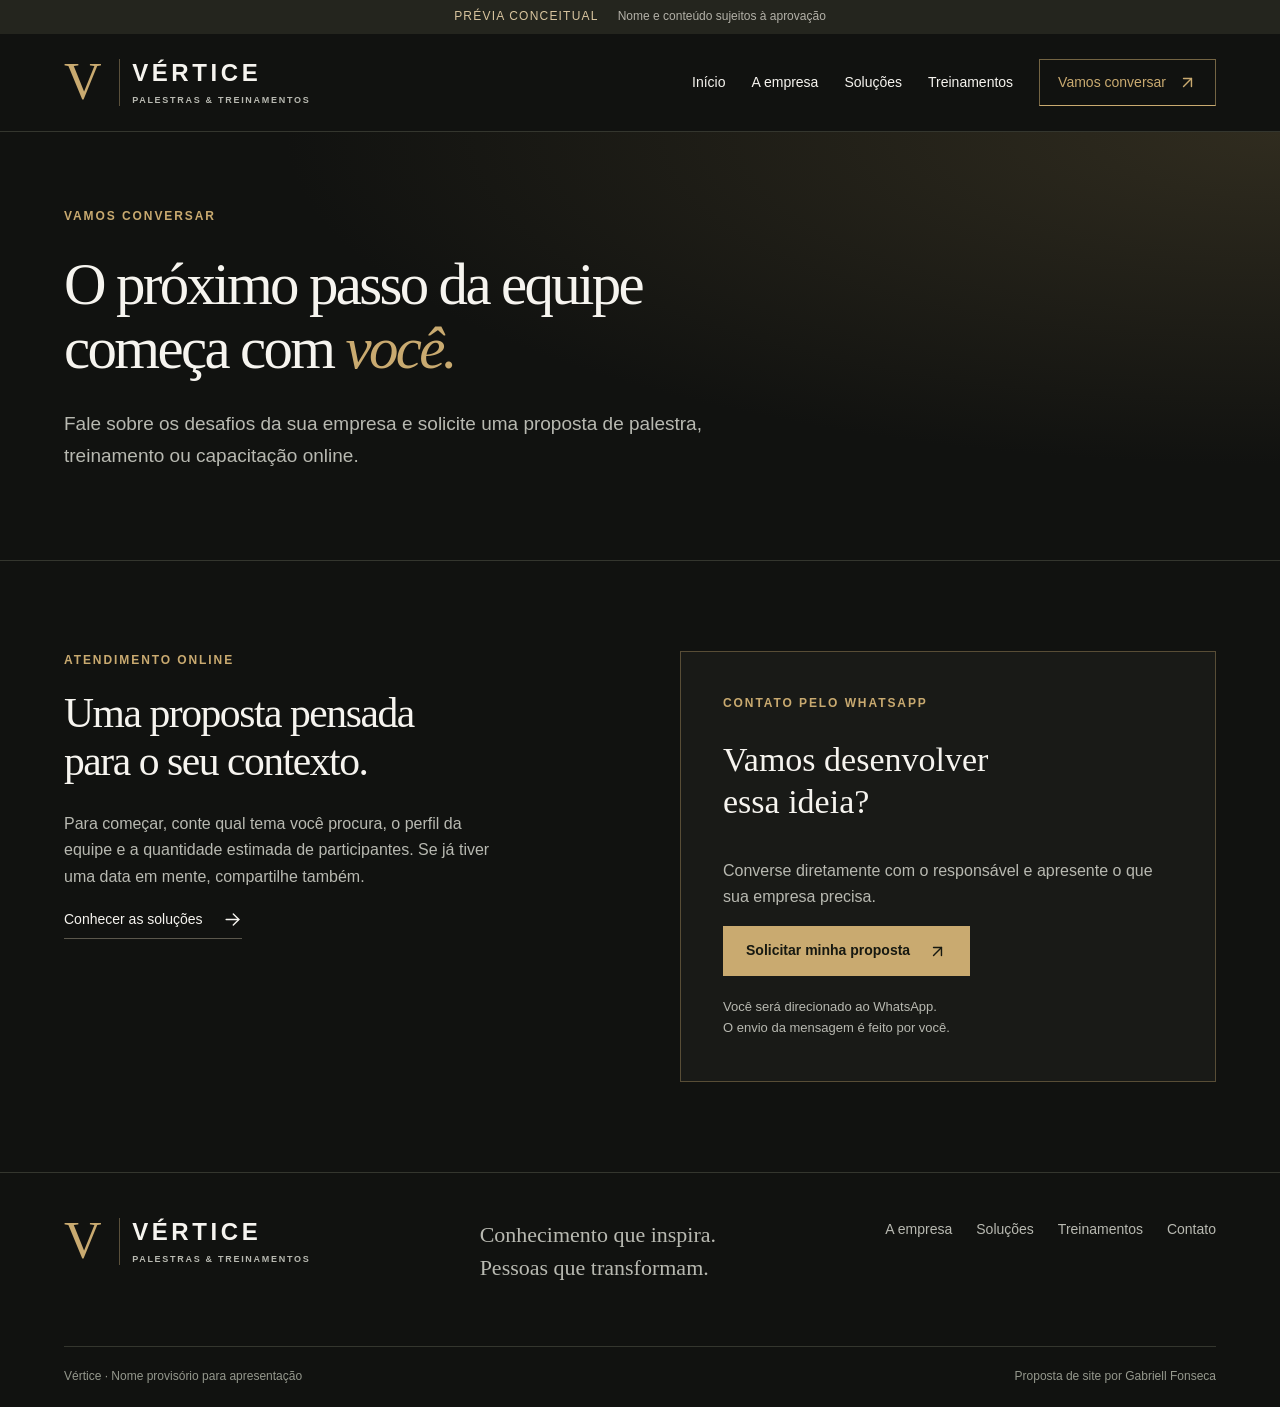
<file: contato.html>
<!DOCTYPE html>
<html lang="pt-BR">

<head>
  <meta charset="UTF-8">
  <meta name="viewport" content="width=device-width, initial-scale=1.0">

  <meta name="description" content="Solicite uma proposta de palestra, treinamento ou capacitação corporativa online.">
  <meta name="theme-color" content="#111210">
  <meta name="robots" content="noindex, nofollow">

  <title>Solicite uma proposta | Vértice</title>

  <link rel="stylesheet" href="style.css">
  <script src="script.js" defer></script>
</head>

<body data-pagina="contato">
  <a class="skip" href="#conteudo">Pular para o conteúdo</a>

  <div id="cabecalho"></div>

  <main id="conteudo">
    <section class="page-intro">
      <span class="eyebrow">Vamos conversar</span>

      <h1>
        O próximo passo da equipe<br>
        começa com <em>você.</em>
      </h1>

      <p>
        Fale sobre os desafios da sua empresa e solicite uma proposta
        de palestra, treinamento ou capacitação online.
      </p>
    </section>

    <section class="section contact-grid">
      <div>
        <span class="eyebrow">Atendimento online</span>

        <h2>
          Uma proposta pensada<br>
          para o seu contexto.
        </h2>

        <p id="tema-selecionado">
          Para começar, conte qual tema você procura, o perfil da equipe
          e a quantidade estimada de participantes. Se já tiver uma
          data em mente, compartilhe também.
        </p>

        <a class="text-link" href="solucoes.html">
          Conhecer as soluções
          <span aria-hidden="true">→</span>
        </a>
      </div>

      <aside class="contact-panel">
        <span class="eyebrow">Contato pelo WhatsApp</span>

        <h3>
          Vamos desenvolver<br>
          essa ideia?
        </h3>

        <p>
          Converse diretamente com o responsável e apresente
          o que sua empresa precisa.
        </p>

        <a id="whatsapp-contato" class="button gold" href="https://wa.me/5547974003572" data-whatsapp>
          Solicitar minha proposta
          <span aria-hidden="true">↗</span>
        </a>

        <p class="contact-hint">
          Você será direcionado ao WhatsApp.<br>
          O envio da mensagem é feito por você.
        </p>
      </aside>
    </section>
  </main>

  <div id="rodape"></div>
</body>

</html>
</file>
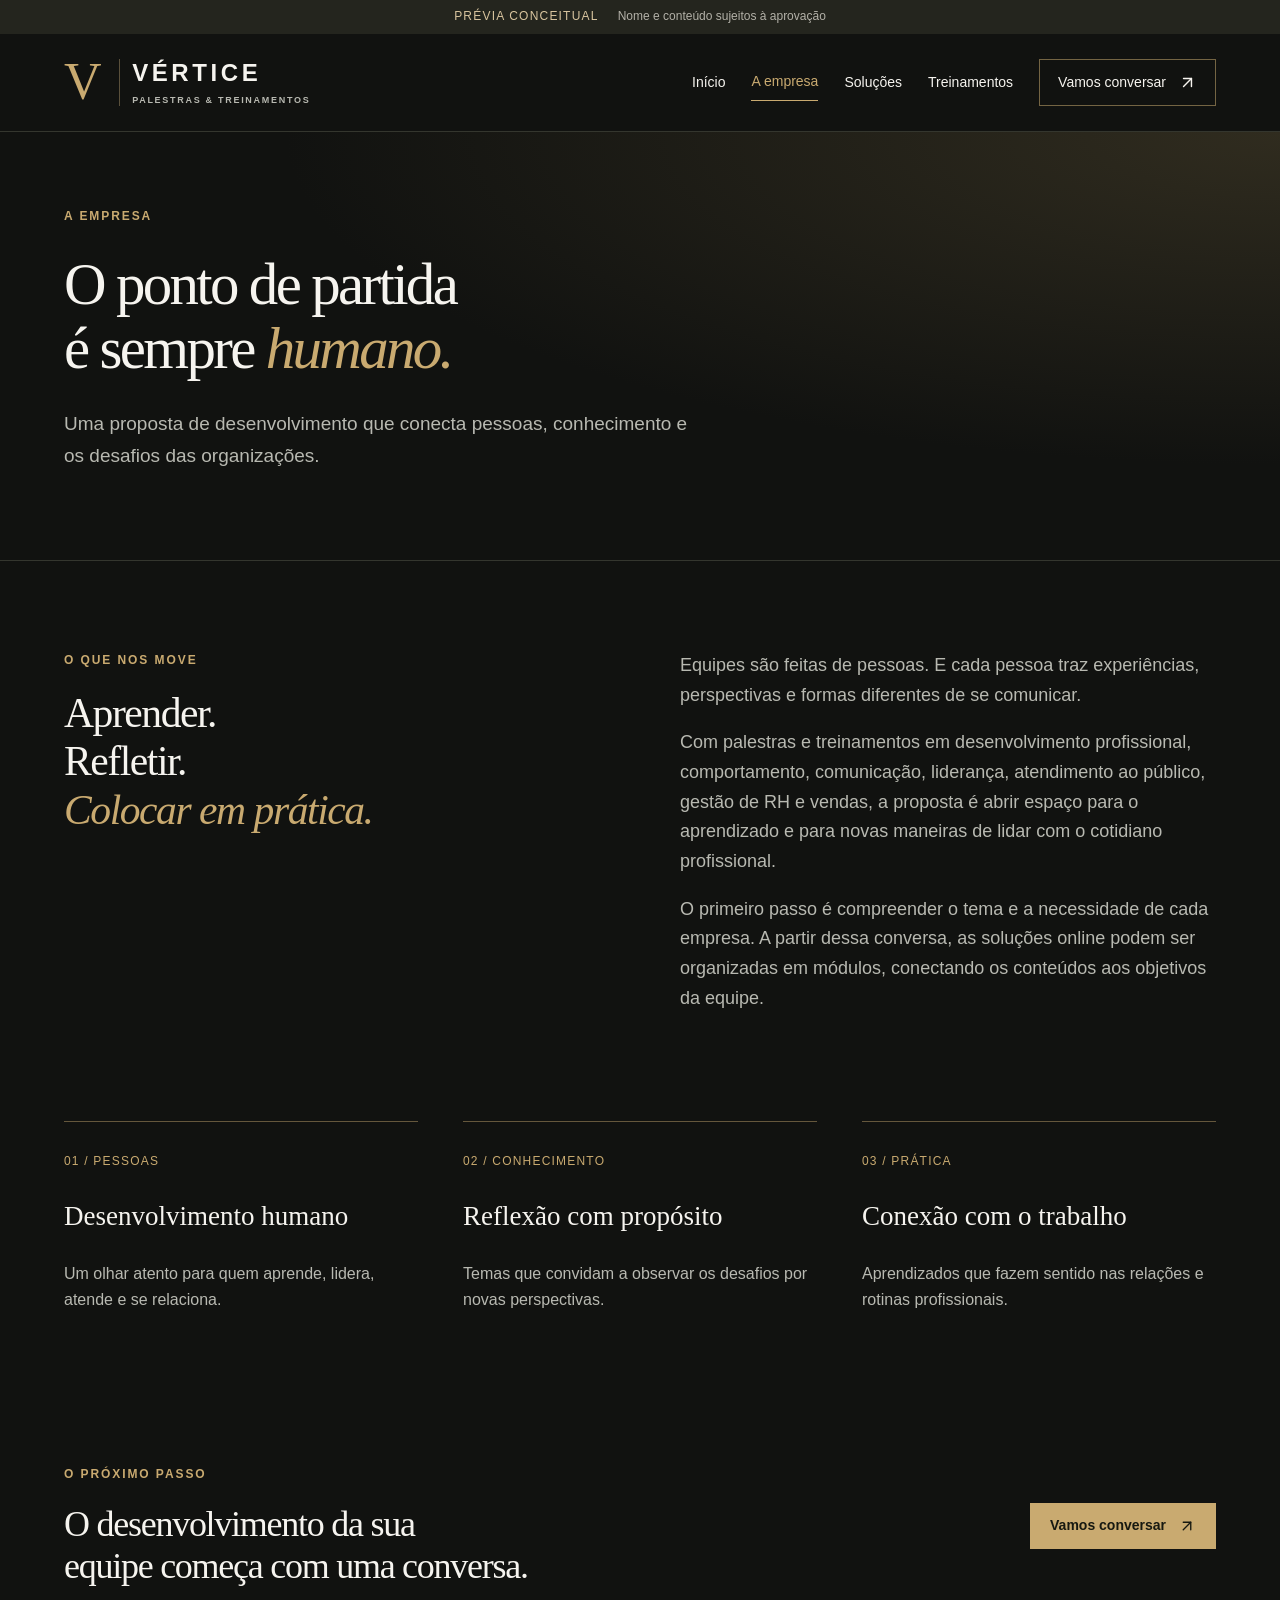
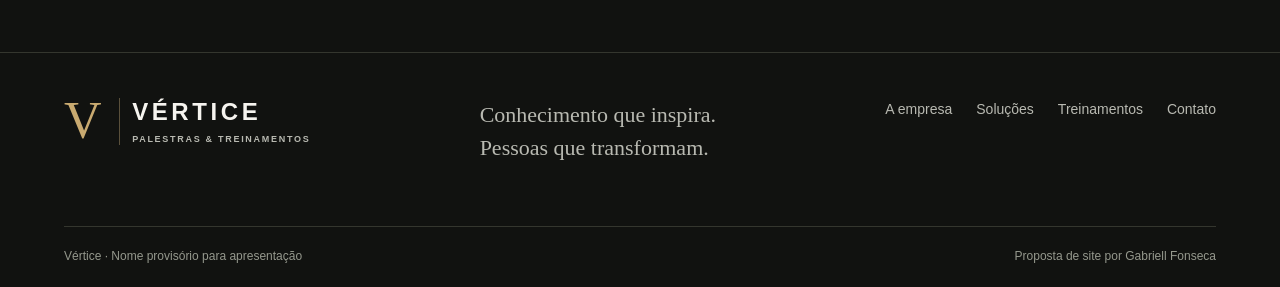
<file: empresa.html>
<!DOCTYPE html>
<html lang="pt-BR">

<head>
  <meta charset="UTF-8">
  <meta name="viewport" content="width=device-width, initial-scale=1.0">

  <meta name="description" content="Conheça a proposta da Vértice para o desenvolvimento de pessoas e equipes.">
  <meta name="theme-color" content="#111210">
  <meta name="robots" content="noindex, nofollow">

  <title>A empresa | Vértice</title>

  <link rel="stylesheet" href="style.css">
  <script src="script.js" defer></script>
</head>

<body data-pagina="empresa">
  <a class="skip" href="#conteudo">Pular para o conteúdo</a>

  <div id="cabecalho"></div>

  <main id="conteudo">
    <section class="page-intro">
      <span class="eyebrow">A empresa</span>

      <h1>
        O ponto de partida<br>
        é sempre <em>humano.</em>
      </h1>

      <p>
        Uma proposta de desenvolvimento que conecta pessoas,
        conhecimento e os desafios das organizações.
      </p>
    </section>

    <section class="section company-grid">
      <div>
        <span class="eyebrow">O que nos move</span>

        <h2>
          Aprender.<br>
          Refletir.<br>
          <em>Colocar em prática.</em>
        </h2>
      </div>

      <div class="prose">
        <p>
          Equipes são feitas de pessoas. E cada pessoa traz experiências,
          perspectivas e formas diferentes de se comunicar.
        </p>

        <p>
          Com palestras e treinamentos em desenvolvimento profissional,
          comportamento, comunicação, liderança, atendimento ao público,
          gestão de RH e vendas, a proposta é abrir espaço para o
          aprendizado e para novas maneiras de lidar com o cotidiano
          profissional.
        </p>

        <p>
          O primeiro passo é compreender o tema e a necessidade de cada
          empresa. A partir dessa conversa, as soluções online podem
          ser organizadas em módulos, conectando os conteúdos aos
          objetivos da equipe.
        </p>
      </div>
    </section>

    <section class="principles" aria-label="Princípios da empresa">
      <article>
        <span>01 / Pessoas</span>
        <h3>Desenvolvimento humano</h3>

        <p>
          Um olhar atento para quem aprende, lidera, atende
          e se relaciona.
        </p>
      </article>

      <article>
        <span>02 / Conhecimento</span>
        <h3>Reflexão com propósito</h3>

        <p>
          Temas que convidam a observar os desafios por
          novas perspectivas.
        </p>
      </article>

      <article>
        <span>03 / Prática</span>
        <h3>Conexão com o trabalho</h3>

        <p>
          Aprendizados que fazem sentido nas relações
          e rotinas profissionais.
        </p>
      </article>
    </section>

    <div data-cta></div>
  </main>

  <div id="rodape"></div>
</body>

</html>
</file>
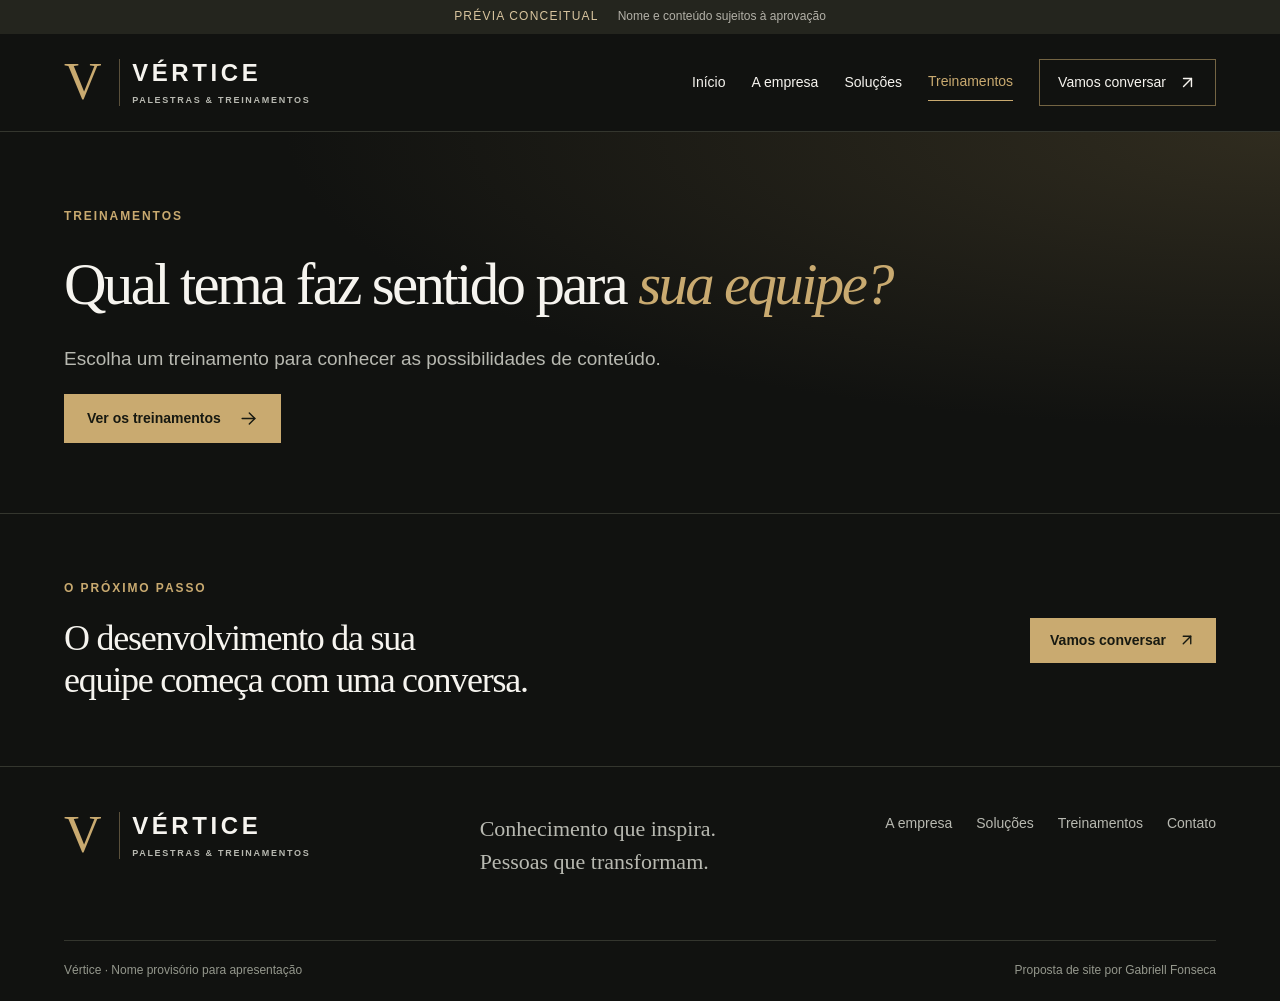
<file: treinamento.html>
<!DOCTYPE html>
<html lang="pt-BR">

<head>
  <meta charset="UTF-8">
  <meta name="viewport" content="width=device-width, initial-scale=1.0">

  <meta name="description" content="Conheça os conteúdos dos treinamentos corporativos online da Vértice.">
  <meta name="theme-color" content="#111210">
  <meta name="robots" content="noindex, nofollow">

  <title>Detalhes do treinamento | Vértice</title>

  <link rel="stylesheet" href="style.css">
  <script src="script.js" defer></script>
</head>

<body data-pagina="treinamentos">
  <a class="skip" href="#conteudo">Pular para o conteúdo</a>

  <div id="cabecalho"></div>

  <main id="conteudo">
    <div id="detalhe-treinamento"></div>
    <div data-cta></div>

    <noscript>
      <section class="section">
        <h1>Detalhes do treinamento</h1>
        <p>Ative o JavaScript para visualizar o conteúdo deste tema.</p>
        <a class="button gold" href="contato.html">Fale com a empresa</a>
      </section>
    </noscript>
  </main>

  <div id="rodape"></div>
</body>

</html>
</file>
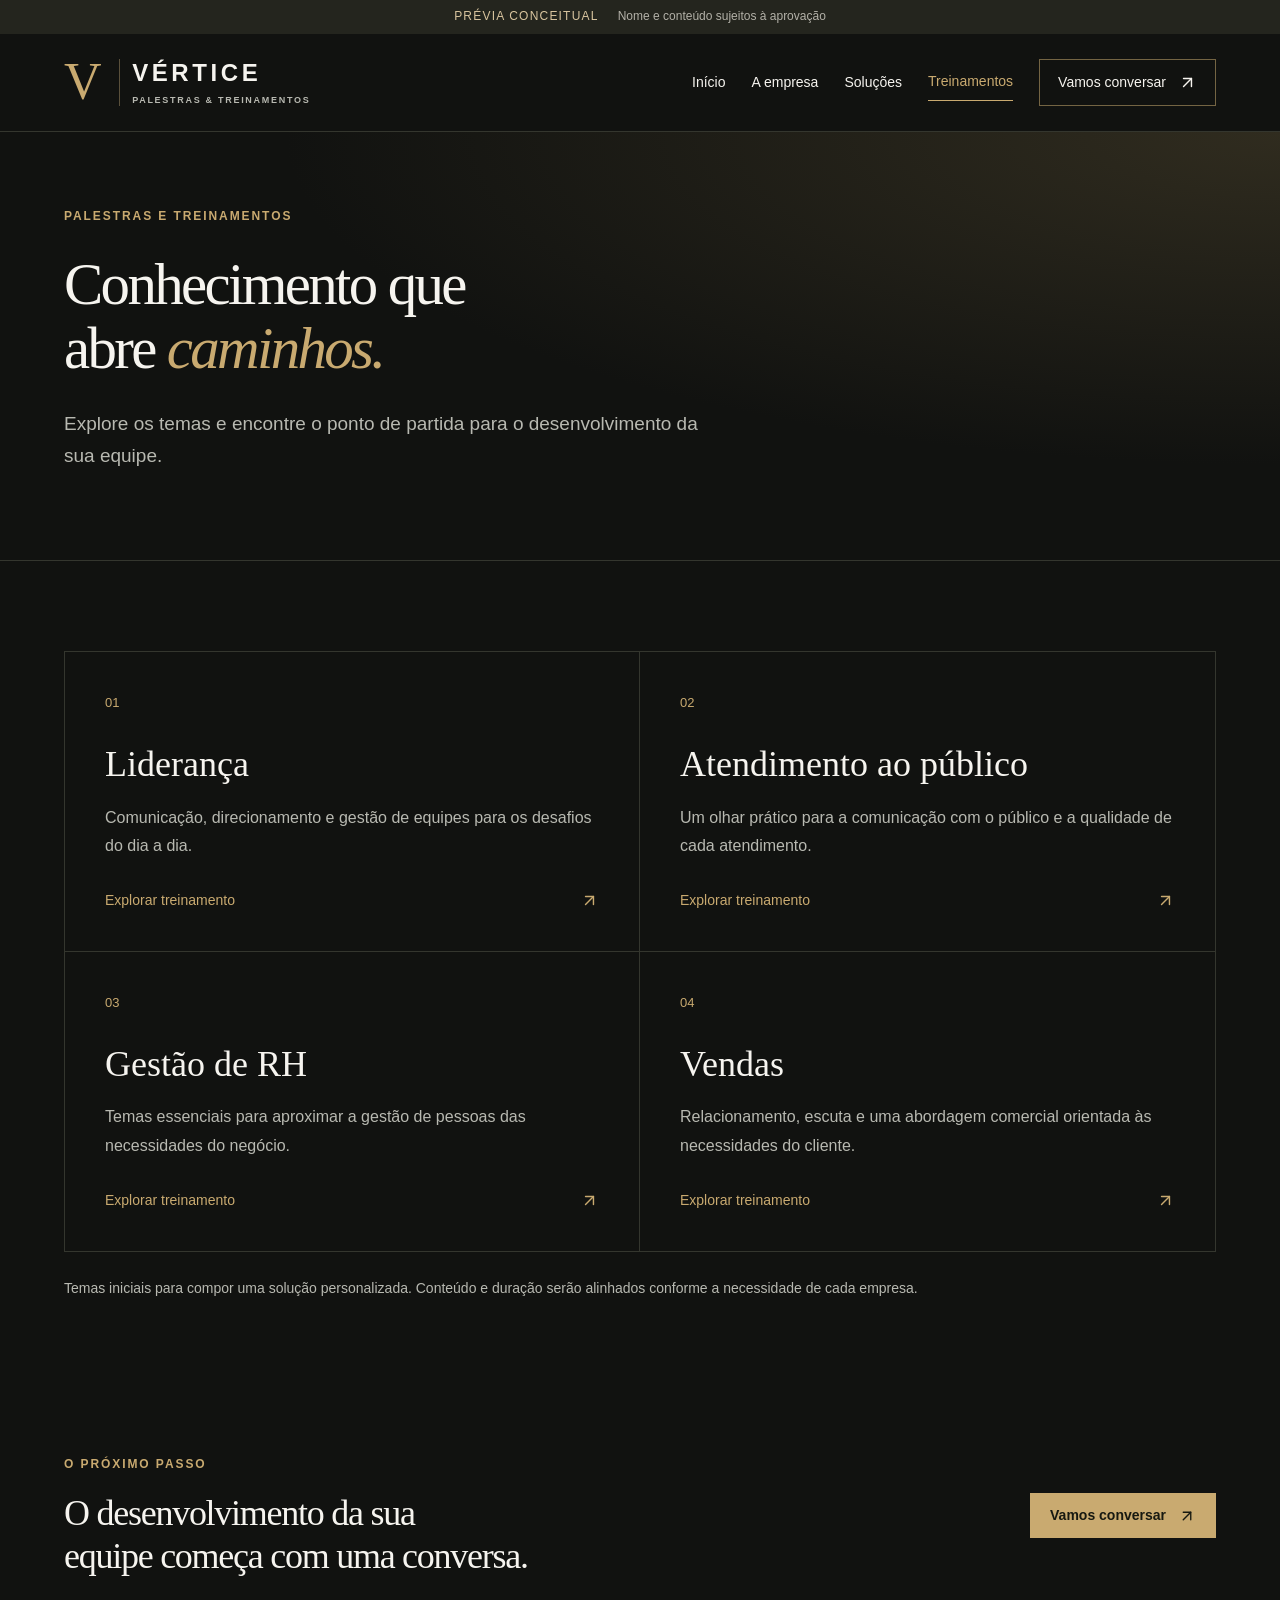
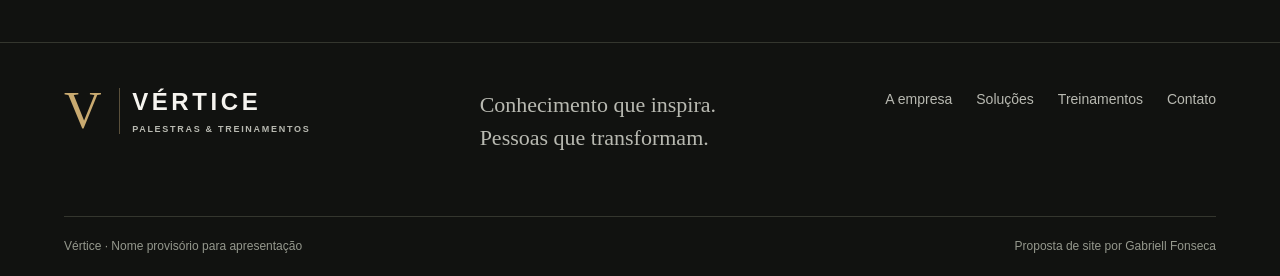
<file: treinamentos.html>
<!DOCTYPE html>
<html lang="pt-BR">

<head>
  <meta charset="UTF-8">
  <meta name="viewport" content="width=device-width, initial-scale=1.0">

  <meta name="description" content="Explore os treinamentos em liderança, atendimento ao público, gestão de RH e vendas.">
  <meta name="theme-color" content="#111210">
  <meta name="robots" content="noindex, nofollow">

  <title>Treinamentos | Vértice</title>

  <link rel="stylesheet" href="style.css">
  <script src="script.js" defer></script>
</head>

<body data-pagina="treinamentos">
  <a class="skip" href="#conteudo">Pular para o conteúdo</a>

  <div id="cabecalho"></div>

  <main id="conteudo">
    <section class="page-intro">
      <span class="eyebrow">Palestras e treinamentos</span>

      <h1>
        Conhecimento que<br>
        abre <em>caminhos.</em>
      </h1>

      <p>
        Explore os temas e encontre o ponto de partida para
        o desenvolvimento da sua equipe.
      </p>
    </section>

    <section class="section">
      <div class="training-grid catalog" data-lista-treinamentos></div>

      <p class="editorial-note">
        Temas iniciais para compor uma solução personalizada.
        Conteúdo e duração serão alinhados conforme a necessidade
        de cada empresa.
      </p>
    </section>

    <div data-cta></div>
  </main>

  <div id="rodape"></div>
</body>

</html>
</file>
<file: style.css>
/* =========================
   CORES E CONFIGURAÇÕES
========================= */

:root {
  --bg: #111210;
  --surface: #191a17;
  --gold: #c9aa70;
  --text: #f6f4ef;
  --muted: #b8b9b1;
  --line: #34362e;
}

* {
  box-sizing: border-box;
}

html {
  scroll-behavior: smooth;
}

body {
  margin: 0;
  background: var(--bg);
  color: var(--text);
  font-family: Arial, Helvetica, sans-serif;
  font-size: 16px;
  line-height: 1.65;
}

a {
  color: inherit;
  text-decoration: none;
}

button {
  font: inherit;
}

a,
button {
  -webkit-tap-highlight-color: transparent;
}

a:focus-visible,
button:focus-visible {
  outline: 2px solid var(--gold);
  outline-offset: 6px;
}

img {
  display: block;
  max-width: 100%;
}

h1,
h2,
h3,
p {
  margin-top: 0;
}

h1 {
  margin-bottom: 26px;
  font-family: Georgia, "Times New Roman", serif;
  font-size: clamp(44px, 4.6vw, 72px);
  font-weight: 400;
  line-height: 1.1;
  letter-spacing: -0.045em;
}

h2 {
  margin: 18px 0 25px;
  font-family: Georgia, "Times New Roman", serif;
  font-size: clamp(34px, 3.25vw, 50px);
  font-weight: 400;
  line-height: 1.17;
  letter-spacing: -0.035em;
}

h3 {
  font-family: Georgia, "Times New Roman", serif;
  font-weight: 400;
}

em {
  color: var(--gold);
  font-weight: 400;
}

.skip {
  position: absolute;
  top: -150px;
  left: 15px;
  z-index: 100;
  padding: 12px;
  background: var(--gold);
  color: var(--bg);
}

.skip:focus {
  top: 10px;
}

/* =========================
   ÍCONES SVG
========================= */

.icon {
  display: inline-block;
  width: 19px;
  height: 19px;
  flex: 0 0 19px;
  vertical-align: middle;
  fill: none;
  stroke: currentColor;
  stroke-width: 1.8;
  stroke-linecap: round;
  stroke-linejoin: round;
  pointer-events: none;
}

a > span[aria-hidden="true"] {
  display: inline-flex;
  align-items: center;
  justify-content: center;
  flex-shrink: 0;
}

/* =========================
   CABEÇALHO
========================= */

.concept {
  padding: 7px 20px;
  background: #24251e;
  color: #d9c59f;
  text-align: center;
  font-size: 12px;
  letter-spacing: 0.1em;
}

.concept span {
  margin-left: 15px;
  color: #b3b1a8;
  letter-spacing: 0;
}

.site-header {
  display: flex;
  align-items: center;
  justify-content: space-between;
  gap: 25px;
  max-width: 1440px;
  margin: auto;
  padding: 25px 5%;
  border-bottom: 1px solid var(--line);
}

.brand {
  display: flex;
  align-items: center;
  gap: 12px;
  flex-shrink: 0;
  font-size: 24px;
  font-weight: 600;
  line-height: 1.2;
  letter-spacing: 0.15em;
}

.brand small {
  display: block;
  margin-top: 7px;
  color: var(--muted);
  font-size: 9px;
  letter-spacing: 0.19em;
}

.mark {
  padding-right: 14px;
  border-right: 1px solid #5a503b;
  color: var(--gold);
  font-family: Georgia, "Times New Roman", serif;
  font-size: 52px;
  font-weight: 400;
  line-height: 0.9;
}

.site-nav {
  display: flex;
  align-items: center;
  gap: 26px;
  font-size: 14px;
}

.site-nav a {
  padding: 7px 0;
}

.site-nav a[aria-current="page"] {
  border-bottom: 1px solid var(--gold);
  color: var(--gold);
}

.site-nav a:hover,
.text-link:hover {
  color: var(--gold);
}

.site-nav .nav-cta {
  display: inline-flex;
  align-items: center;
  justify-content: center;
  gap: 12px;
  padding: 11px 18px;
  border: 1px solid #746443;
}

.menu {
  display: none;
}

/* Hambúrguer desenhado com CSS */

.menu-lines {
  position: relative;
  display: block;
  width: 23px;
  height: 18px;
}

.menu-lines span {
  position: absolute;
  left: 0;
  display: block;
  width: 100%;
  height: 2px;
  border-radius: 2px;
  background: currentColor;
  transition:
    transform 0.2s ease,
    opacity 0.2s ease,
    top 0.2s ease;
}

.menu-lines span:nth-child(1) {
  top: 0;
}

.menu-lines span:nth-child(2) {
  top: 8px;
}

.menu-lines span:nth-child(3) {
  top: 16px;
}

.menu[aria-expanded="true"] .menu-lines span:nth-child(1) {
  top: 8px;
  transform: rotate(45deg);
}

.menu[aria-expanded="true"] .menu-lines span:nth-child(2) {
  opacity: 0;
}

.menu[aria-expanded="true"] .menu-lines span:nth-child(3) {
  top: 8px;
  transform: rotate(-45deg);
}

/* =========================
   ELEMENTOS COMPARTILHADOS
========================= */

.eyebrow {
  display: block;
  color: var(--gold);
  font-size: 12px;
  font-weight: 600;
  letter-spacing: 0.16em;
  text-transform: uppercase;
}

.section {
  max-width: 1440px;
  margin: auto;
  padding: 90px 5%;
}

.actions {
  display: flex;
  align-items: center;
  flex-wrap: wrap;
  gap: 25px;
  margin-top: 30px;
}

.button {
  display: inline-flex;
  align-items: center;
  justify-content: center;
  gap: 18px;
  max-width: 100%;
  padding: 15px 23px;
  font-size: 14px;
  font-weight: 600;
  line-height: 1.4;
  text-align: center;
  transition:
    background 0.2s ease,
    transform 0.2s ease;
}

.button:hover {
  transform: translateY(-2px);
}

.gold {
  background: var(--gold);
  color: #171911;
}

.gold:hover {
  background: #dec493;
}

.text-link {
  display: inline-flex;
  align-items: center;
  gap: 20px;
  padding-bottom: 7px;
  border-bottom: 1px solid #5b574c;
  font-size: 14px;
}

.number {
  color: var(--gold);
  font-size: 13px;
}

/* =========================
   INÍCIO
========================= */

.hero {
  display: grid;
  grid-template-columns: 1.08fr 1fr;
  min-height: 650px;
  max-width: 1440px;
  margin: auto;
  padding-left: 5%;
}

.hero-copy {
  padding: 68px 35px 40px 0;
}

.hero h1 {
  margin-top: 26px;
}

.hero-copy > p {
  max-width: 475px;
  color: var(--muted);
  font-size: 17px;
  line-height: 1.85;
}

.hero-foot {
  margin-top: 48px;
  padding-top: 22px;
  border-top: 1px solid var(--line);
  color: #a4a69a;
  font-size: 12px;
  letter-spacing: 0.14em;
  text-transform: uppercase;
}

.hero-foot span {
  margin: 0 14px;
  color: var(--gold);
}

.hero-photo {
  position: relative;
  min-height: 570px;
  overflow: hidden;
  background: #282820;
}

.hero-photo img {
  position: absolute;
  width: 100%;
  height: 100%;
  object-fit: cover;
  object-position: 58% center;
  filter: sepia(0.7) saturate(0.55) brightness(0.65);
}

.hero-photo::after {
  position: absolute;
  inset: 0;
  content: "";
  background: linear-gradient(0deg, rgba(13, 15, 11, 0.95), transparent 80%);
}

.photo-caption {
  position: absolute;
  right: 25px;
  bottom: 50px;
  left: 40px;
  z-index: 1;
  padding-left: 22px;
  border-left: 2px solid var(--gold);
}

.photo-caption > span {
  color: #ddd5bf;
  font-size: 12px;
  letter-spacing: 0.12em;
  text-transform: uppercase;
}

.photo-caption p {
  margin: 18px 0 0;
  font-family: Georgia, "Times New Roman", serif;
  font-size: 34px;
  line-height: 1.25;
}

.topics-band {
  display: flex;
  align-items: center;
  justify-content: space-around;
  gap: 20px;
  padding: 22px 5%;
  background: var(--gold);
  color: #24251d;
  font-size: 16px;
}

.topics-band > span {
  text-align: center;
}

.topics-band b {
  font-size: 19px;
  font-weight: 400;
}

.section-heading {
  display: flex;
  align-items: flex-end;
  justify-content: space-between;
  gap: 40px;
  margin-bottom: 36px;
}

.section-heading > p {
  max-width: 320px;
  margin-bottom: 28px;
  color: var(--muted);
}

/* =========================
   CARDS DOS TREINAMENTOS
========================= */

.training-grid {
  display: grid;
  grid-template-columns: repeat(4, minmax(0, 1fr));
  border: 1px solid var(--line);
}

.training-card {
  display: flex;
  flex-direction: column;
  padding: 30px 25px;
  border-right: 1px solid var(--line);
  transition: background 0.2s ease;
}

.training-card:last-child {
  border-right: 0;
}

.training-card:hover {
  background: #25251d;
}

.training-card .number {
  margin-bottom: 45px;
}

.training-card h3 {
  margin-bottom: 17px;
  font-size: 28px;
  line-height: 1.2;
}

.training-card p {
  margin-bottom: 30px;
  color: var(--muted);
  font-size: 16px;
  line-height: 1.8;
}

.card-link {
  display: flex;
  align-items: center;
  justify-content: space-between;
  gap: 12px;
  margin-top: auto;
  color: var(--gold);
  font-size: 14px;
  line-height: 1.4;
}

.catalog {
  grid-template-columns: repeat(2, minmax(0, 1fr));
}

.catalog .training-card {
  padding: 40px;
  border-bottom: 1px solid var(--line);
}

.catalog .training-card:nth-child(even) {
  border-right: 0;
}

.catalog .training-card:nth-child(n + 3) {
  border-bottom: 0;
}

.catalog h3 {
  font-size: 36px;
}

.catalog .number {
  margin-bottom: 30px;
}

.editorial-note {
  margin: 25px 0 0;
  color: var(--muted);
  font-size: 14px;
}

/* =========================
   BLOCO CLARO
========================= */

.manifesto {
  padding: 80px 5%;
  background: #e9e8e1;
  color: #23251f;
}

.manifesto-container {
  max-width: 1296px;
  margin: auto;
}

.manifesto .eyebrow {
  color: #786139;
}

.manifesto h2 {
  font-size: clamp(36px, 4.6vw, 66px);
}

.manifesto em {
  color: #8c713f;
}

.manifesto-bottom {
  display: grid;
  grid-template-columns: 1fr 1fr;
  align-items: center;
  gap: 50px;
  margin-top: 30px;
}

.large-v {
  color: #9d875c;
  font-family: Georgia, "Times New Roman", serif;
  font-size: 160px;
  line-height: 1;
}

.manifesto-bottom p {
  color: #52554c;
}

.manifesto .text-link:hover {
  color: #765d2d;
}

/* =========================
   CHAMADA FINAL
========================= */

.cta {
  display: flex;
  align-items: center;
  justify-content: space-between;
  gap: 30px;
  max-width: 1440px;
  margin: auto;
  padding: 65px 5%;
}

.cta h2 {
  margin-bottom: 0;
  font-size: 36px;
}

.cta .button {
  flex-shrink: 0;
}

/* Botão menor e com texto curto */

.cta .cta-button {
  width: fit-content;
  gap: 12px;
  padding: 13px 20px;
  font-size: 14px;
  line-height: 1.4;
}

.cta-button .icon {
  width: 18px;
  height: 18px;
  flex-basis: 18px;
}

/* =========================
   PÁGINAS INTERNAS
========================= */

.page-intro {
  max-width: 1440px;
  margin: auto;
  padding: 75px 5% 70px;
  border-bottom: 1px solid var(--line);
  background: radial-gradient(ellipse at 100% 0, #302c1f, transparent 55%);
}

.page-intro h1 {
  max-width: 950px;
  margin-top: 26px;
}

.page-intro p {
  max-width: 640px;
  color: var(--muted);
  font-size: 19px;
}

.company-grid,
.syllabus,
.contact-grid {
  display: grid;
  grid-template-columns: minmax(0, 1fr) minmax(0, 1fr);
  gap: 80px;
}

.prose {
  color: var(--muted);
  font-size: 18px;
}

.principles {
  display: grid;
  grid-template-columns: repeat(3, minmax(0, 1fr));
  gap: 45px;
  max-width: 1440px;
  margin: auto;
  padding: 0 5% 70px;
}

.principles article {
  padding-top: 25px;
  border-top: 1px solid #65573c;
}

.principles span {
  color: var(--gold);
  font-size: 12px;
  letter-spacing: 0.1em;
  text-transform: uppercase;
}

.principles h3 {
  margin-top: 25px;
  font-size: 27px;
  line-height: 1.3;
}

.principles p {
  color: var(--muted);
}

/* =========================
   SOLUÇÕES
========================= */

.service-row {
  display: grid;
  grid-template-columns: 60px minmax(0, 1fr) 190px;
  align-items: flex-start;
  gap: 30px;
  padding: 42px 0;
  border-top: 1px solid var(--line);
}

.service-row .number {
  margin-top: 26px;
}

.service-row h2 {
  margin-top: 10px;
}

.service-row p {
  max-width: 650px;
  color: var(--muted);
}

.service-meta {
  color: var(--gold);
  font-size: 14px;
}

.service-row .text-link {
  margin-top: 26px;
}

.process {
  gap: 35px;
  padding: 35px 0 0;
}

.process p {
  color: #52554c;
}

.process span {
  color: #786139;
}

/* =========================
   DETALHES DO TREINAMENTO
========================= */

.back {
  display: inline-flex;
  align-items: center;
  gap: 10px;
  margin-bottom: 35px;
  color: var(--muted);
  font-size: 14px;
}

.back:hover {
  color: var(--gold);
}

.detail h1 {
  max-width: 850px;
}

.detail .button {
  margin-top: 15px;
}

.syllabus > div > p {
  max-width: 330px;
  color: var(--muted);
}

.syllabus ol {
  margin: 0;
  padding: 0;
  list-style: none;
}

.syllabus li {
  display: flex;
  gap: 25px;
  padding: 23px 0;
  border-bottom: 1px solid var(--line);
}

.syllabus li span {
  padding-top: 7px;
  color: var(--gold);
  font-size: 12px;
}

.syllabus h3 {
  margin: 0;
  font-size: 25px;
  line-height: 1.4;
}

/* =========================
   CONTATO
========================= */

.contact-grid > div > p {
  max-width: 430px;
  color: var(--muted);
}

.contact-panel {
  padding: 42px;
  border: 1px solid #584d36;
  background: var(--surface);
}

.contact-panel h3 {
  margin-top: 25px;
  font-size: 34px;
  line-height: 1.25;
}

.contact-panel p {
  color: var(--muted);
}

.contact-hint {
  margin: 20px 0 0;
  font-size: 13px;
}

/* =========================
   RODAPÉ
========================= */

.site-footer {
  max-width: 1440px;
  margin: auto;
  padding: 45px 5% 20px;
  border-top: 1px solid var(--line);
}

.footer-top {
  display: flex;
  align-items: flex-start;
  justify-content: space-between;
  flex-wrap: wrap;
  gap: 30px;
}

.footer-top p {
  color: var(--muted);
  font-family: Georgia, "Times New Roman", serif;
  font-size: 22px;
  line-height: 1.5;
}

.footer-links {
  display: flex;
  flex-wrap: wrap;
  gap: 24px;
  color: var(--muted);
  font-size: 14px;
}

.footer-links a:hover {
  color: var(--gold);
}

.footer-bottom {
  display: flex;
  justify-content: space-between;
  gap: 20px;
  margin-top: 40px;
  padding-top: 20px;
  border-top: 1px solid var(--line);
  color: #95988d;
  font-size: 12px;
}

/* =========================
   TABLETS
========================= */

@media (max-width: 1100px) {
  .site-nav {
    gap: 15px;
    font-size: 13px;
  }

  .site-nav .nav-cta {
    padding: 10px 12px;
  }

  .hero {
    grid-template-columns: 1.15fr 1fr;
  }

  .hero-copy {
    padding-top: 50px;
  }

  .hero h1 {
    font-size: 51px;
  }

  .training-grid {
    grid-template-columns: repeat(2, minmax(0, 1fr));
  }

  .training-card:nth-child(even) {
    border-right: 0;
  }

  .training-card:nth-child(-n + 2) {
    border-bottom: 1px solid var(--line);
  }

  .cta {
    flex-direction: column;
    align-items: flex-start;
  }

  .photo-caption {
    left: 22px;
  }

  .photo-caption p {
    font-size: 29px;
  }

  .company-grid,
  .syllabus,
  .contact-grid {
    gap: 40px;
  }
}

/* =========================
   MENU MOBILE
========================= */

@media (max-width: 900px) {
  .site-header {
    position: relative;
    flex-wrap: wrap;
  }

  .menu {
    display: inline-flex;
    align-items: center;
    justify-content: center;
    width: 44px;
    height: 44px;
    flex: 0 0 44px;
    padding: 0;
    border: 0;
    border-radius: 0;
    background: transparent;
    color: var(--text);
    cursor: pointer;
    -webkit-appearance: none;
    appearance: none;
  }

  .site-nav {
    display: none;
    align-items: stretch;
    flex-direction: column;
    gap: 12px;
    width: 100%;
    padding: 18px 0 5px;
    font-size: 16px;
  }

  .site-nav.open {
    display: flex;
  }

  .site-nav a {
    padding: 10px;
  }
}

/* =========================
   CELULARES
========================= */

@media (max-width: 720px) {
  .concept span {
    display: none;
  }

  .site-header {
    gap: 12px;
    padding: 20px 6%;
  }

  .brand {
    font-size: 21px;
  }

  .brand small {
    font-size: 8px;
  }

  .mark {
    font-size: 43px;
  }

  .hero {
    display: flex;
    flex-direction: column;
    padding: 0;
  }

  .hero-copy {
    padding: 48px 6% 35px;
  }

  .hero h1 {
    font-size: clamp(40px, 10.5vw, 64px);
    overflow-wrap: break-word;
  }

  .hero-copy > p {
    font-size: 16px;
  }

  .actions {
    gap: 24px;
  }

  .hero-foot {
    margin-top: 35px;
    font-size: 11px;
    letter-spacing: 0.08em;
  }

  .hero-foot span {
    margin: 0 9px;
  }

  .hero-photo {
    min-height: 380px;
  }

  .photo-caption {
    bottom: 30px;
    left: 6%;
  }

  .photo-caption p {
    font-size: 32px;
  }

  /* Faixa dourada centralizada */

  .topics-band {
    display: grid;
    grid-template-columns: repeat(2, minmax(0, 1fr));
    align-items: center;
    justify-items: center;
    gap: 16px 12px;
    padding: 24px 5%;
    font-size: 14px;
    text-align: center;
  }

  .topics-band > span {
    display: flex;
    align-items: center;
    justify-content: center;
    width: 100%;
    min-width: 0;
    line-height: 1.5;
    text-align: center;
  }

  .topics-band b {
    display: none;
  }

  .section {
    padding: 55px 6%;
  }

  .section-heading {
    display: block;
  }

  .section-heading > p {
    max-width: none;
  }

  .training-grid,
  .catalog {
    grid-template-columns: 1fr;
  }

  .training-grid .training-card {
    padding: 28px;
    border-right: 0;
    border-bottom: 1px solid var(--line);
  }

  .training-grid .training-card:last-child {
    border-bottom: 0;
  }

  .training-card .number {
    margin-bottom: 22px;
  }

  .training-card h3 {
    font-size: 30px;
  }

  .manifesto {
    padding: 55px 6%;
  }

  .manifesto-bottom {
    grid-template-columns: 1fr;
    gap: 20px;
  }

  .large-v {
    display: none;
  }

  .cta {
    gap: 26px;
    padding: 45px 6%;
  }

  .cta h2 {
    font-size: 32px;
  }

  .cta .cta-button {
    align-self: flex-start;
    width: fit-content;
    max-width: 100%;
    gap: 12px;
    padding: 12px 18px;
    font-size: 14px;
    line-height: 1.4;
  }

  .page-intro {
    padding: 45px 6%;
  }

  .page-intro h1 {
    font-size: 44px;
    overflow-wrap: break-word;
  }

  .page-intro p {
    font-size: 17px;
  }

  .company-grid,
  .syllabus,
  .contact-grid,
  .principles {
    grid-template-columns: 1fr;
    gap: 30px;
  }

  .principles {
    padding: 0 6% 45px;
  }

  .prose {
    font-size: 16px;
  }

  .contact-panel {
    padding: 28px;
  }

  .syllabus h3 {
    font-size: 24px;
  }

  .service-row {
    grid-template-columns: 30px minmax(0, 1fr);
    gap: 15px;
  }

  .service-row .text-link {
    grid-column: 2;
    justify-self: start;
    margin-top: 0;
  }

  .service-row h2 {
    font-size: 32px;
  }

  .process {
    padding: 35px 0 0;
  }

  .process h3 {
    margin-top: 15px;
  }

  /* Rodapé centralizado */

  .site-footer {
    padding: 38px 6% 24px;
    text-align: center;
  }

  .footer-top {
    display: flex;
    flex-direction: column;
    align-items: center;
    justify-content: center;
    gap: 28px;
  }

  .site-footer .brand {
    justify-content: center;
  }

  .footer-top p {
    margin: 0;
    text-align: center;
  }

  .footer-links {
    align-items: center;
    justify-content: center;
    gap: 12px 20px;
    width: 100%;
    text-align: center;
  }

  .footer-bottom {
    flex-direction: column;
    align-items: center;
    justify-content: center;
    gap: 10px;
    margin-top: 30px;
    padding-top: 24px;
    text-align: center;
  }
}

@media (max-width: 360px) {
  .site-header .brand {
    gap: 9px;
    font-size: 19px;
  }

  .site-header .brand small {
    font-size: 7px;
    letter-spacing: 0.14em;
  }

  .site-header .mark {
    padding-right: 10px;
    font-size: 39px;
  }
}

@media (prefers-reduced-motion: reduce) {
  html {
    scroll-behavior: auto;
  }

  *,
  *::before,
  *::after {
    transition: none !important;
    animation: none !important;
  }
}
</file>
